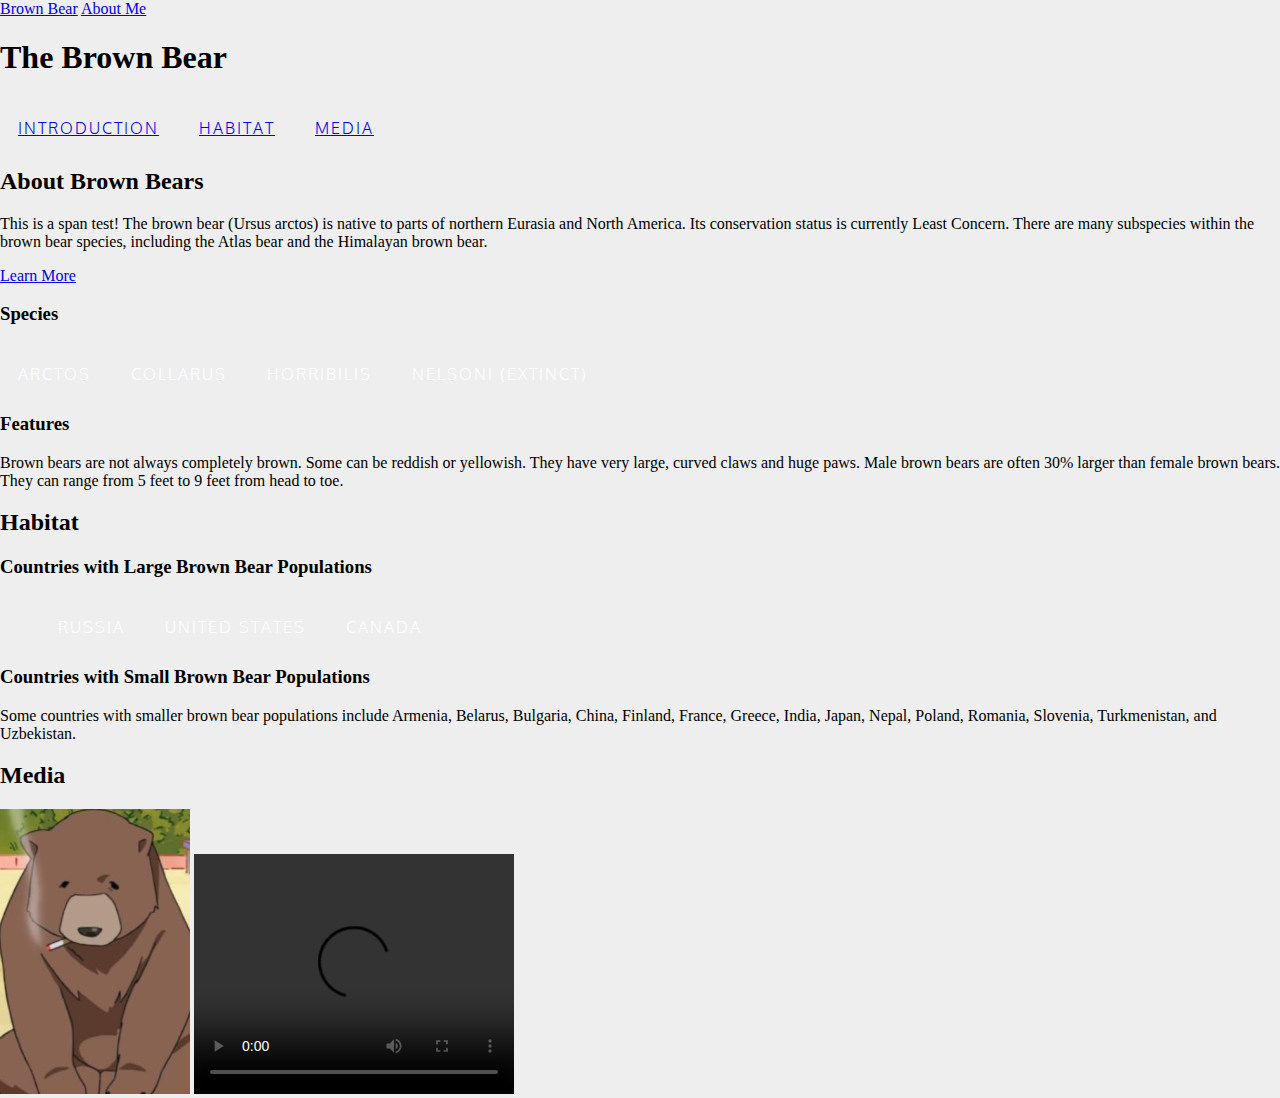
<file: index.html>
<!DOCTYPE html5>
<html>
    <head>
        <title>Example article about brown bears</title>
        <!-- metadata blocks always go into the 'head' block -->
        <meta charset="UTF-8" />
        <meta http-equiv="refresh" content="30" />
        <meta content="IE=Edge" http-equiv="X-UA-Compatible" />
        <!-- Scaling for mobile devices -->
        <meta name="viewport" content="width=device-width, initial-scale=1" />
        <link href="https://fonts.googleapis.com/css?family=Lato: 100,300,400,700|Luckiest+Guy|Oxygen:300,400" rel="stylesheet">
        <link href="style.css" type="text/css" rel="stylesheet">
    </head>
    <body>
        <a href="./index.html">Brown Bear</a>
        <a href="./aboutme.html">About Me</a>
        <h1>The Brown Bear</h1>
        <ul>
            <li><a href="#introduction">Introduction</a></li>
            <li><a href="#habitat">Habitat</a></li>
            <li><a href="#media">Media</a></li>
        </ul>
        <div id="introduction">
        <h2>About Brown Bears</h2>
        <p>
            <!-- This block doesn't do anything useful. Inlined text in a paragraph block doesn't need extra nesting -->
            <span>This is a span test!</span>
            The brown bear (Ursus arctos) is native to parts of northern Eurasia and North America. 
            Its conservation status is currently Least Concern. There are many subspecies within the 
            brown bear species, including the Atlas bear and the Himalayan brown bear.
        </p>
        <!-- Setting a '_blank' target forces the anchor element to be opened in a new tab (or a new window in browsers without tab support) -->
        <!-- NOTE: 'href' can point also to a local HTML entrypoint -->
        <a href="https://en.wikipedia.org/wiki/Brown_bear" target="_blank">Learn More</a>
        <h3>Species</h3>
            <ul>
                <li>Arctos</li>
                <li>Collarus</li>
                <li>Horribilis</li>
                <li>Nelsoni (extinct)</li>
            </ul>
        <h3>Features</h3>
        <p>
            Brown bears are not always completely brown. Some can be reddish or yellowish. They have 
            very large, curved claws and huge paws. Male brown bears are often 30% larger than female 
            brown bears. They can range from 5 feet to 9 feet from head to toe.
        </p>
        </div>
        <div id="habitat">
        <h2>Habitat</h2>
        <h3>Countries with Large Brown Bear Populations</h3>
            <ol>
                <li>Russia</li>
                <li>United States</li>
                <li>Canada</li>
            </ol>
        <h3>Countries with Small Brown Bear Populations</h3>
        <p>
            Some countries with smaller brown bear populations include Armenia, Belarus, Bulgaria, 
            China, Finland, France, Greece, India, Japan, Nepal, Poland, Romania, Slovenia, 
            Turkmenistan, and Uzbekistan.
        </p>
        </div>
        <div id="media">
        <h2>Media</h2>
        <!-- Without specifying protocols assumes local file, but URLs, etc. are also permitted -->
        <!-- NOTE: The 'alt' block helps visually impaired people, but also provides an image tag for search engines -->
        <a href="https://en.wikipedia.org/wiki/Brown_bear" target="_blank"><img src="./bear-teekyuu.jpg" alt="A picture of a smoking bear" /></a>
        <video src="https://content.codecademy.com/courses/freelance-1/unit-1/lesson-2/htmlcss1-vid_brown-bear.mp4" width="320" height="240" controls>
            Video not supported
        </video>
        </div>
    </body>
</html>
</file>
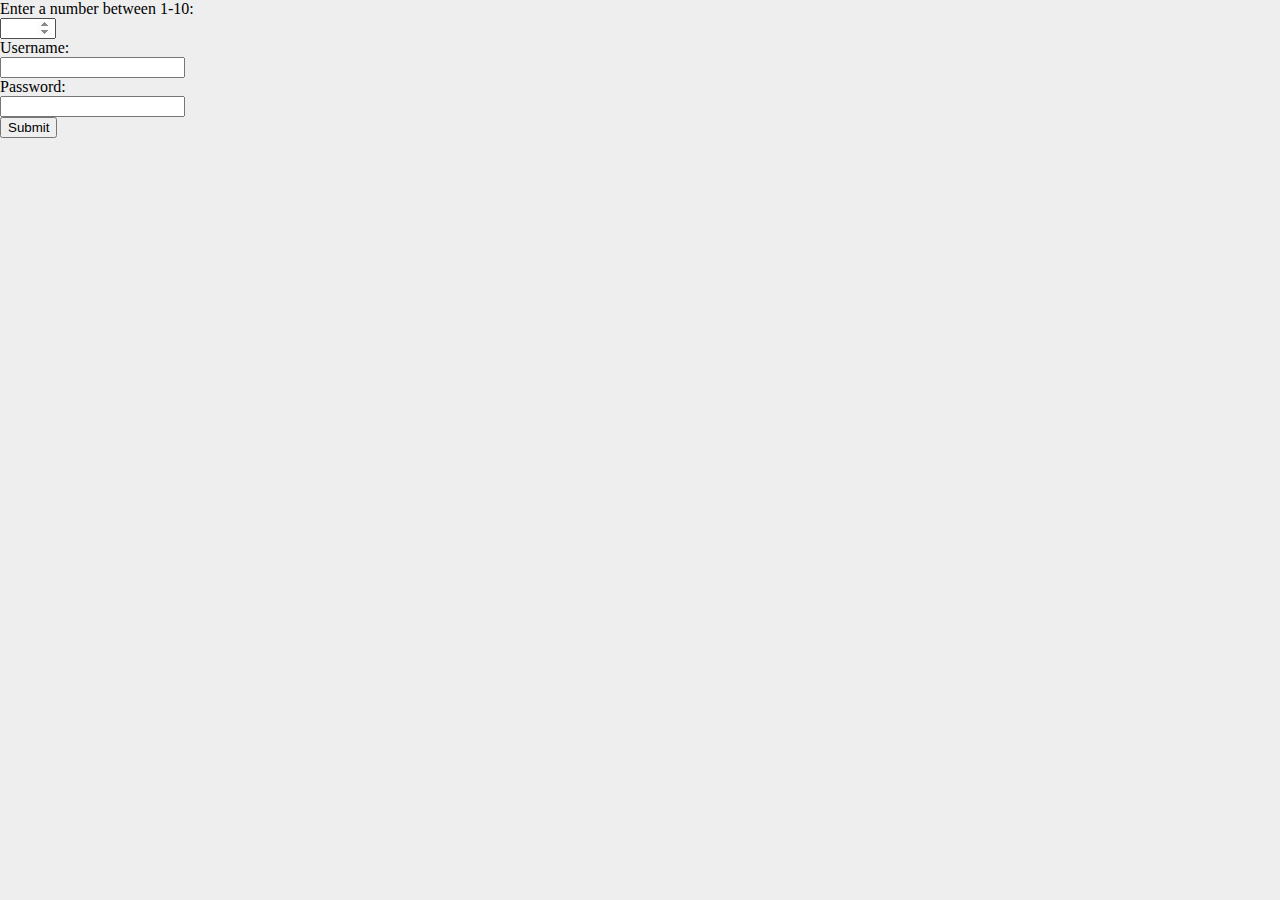
<file: index4.html>
<!DOCTYPE html>
<html lang="en" dir="ltr">
    <head>
        <meta charset="utf-8">
        <meta http-equiv="refresh" content="60" />
        <meta content="IE=Edge" http-equiv="X-UA-Compatible" />
        <!-- Scaling for mobile devices -->
        <meta name="viewport" content="width=device-width, initial-scale=1" />
        <title>Number Guessing</title>
        <link rel="stylesheet" href="style.css" type="text/css">
        <link href="https://fonts.googleapis.com/css?family=Spicy+Rice" rel="stylesheet">
    </head>
    <body>
        <script src="./index4.js"></script>
        <!-- Instead of calling an 'action' one can use 'onsubmit' to invoke nested Javascript code.
             The attribute in individual 'input' blocks is called 'onclick' -->
        <!-- NOTE: The 'onsubmit' attribute can be used to implement more extensive client-side form's field validation -->
        <form action="#" onsubmit="return validateFormOnSubmit(this)" method="get">
            <label for="guess">Enter a number between 1-10:</label>
            <br>
            <!-- Just like 'range', the 'number' input can have a min and max value -->
            <input type="number" name="guess" id="guess" min="1" max="10" required>
            <br>
            <label for="username">Username:</label>
            <br>
            <!-- 'pattern' allows setting a regex to validate an input client-side -->
            <input id="username" name="username" type="text" minlength="3" maxlength="15" pattern="[a-zA-Z0-9]+" required>
            <br>
            <label for="pw">Password:</label>
            <br>
            <input id="password" name="password" type="password" minlength="8" maxlength="15" required>
            <br>
            <input type="submit" id="submission" value="Submit">
        </form>
    </body>
</html>
</file>
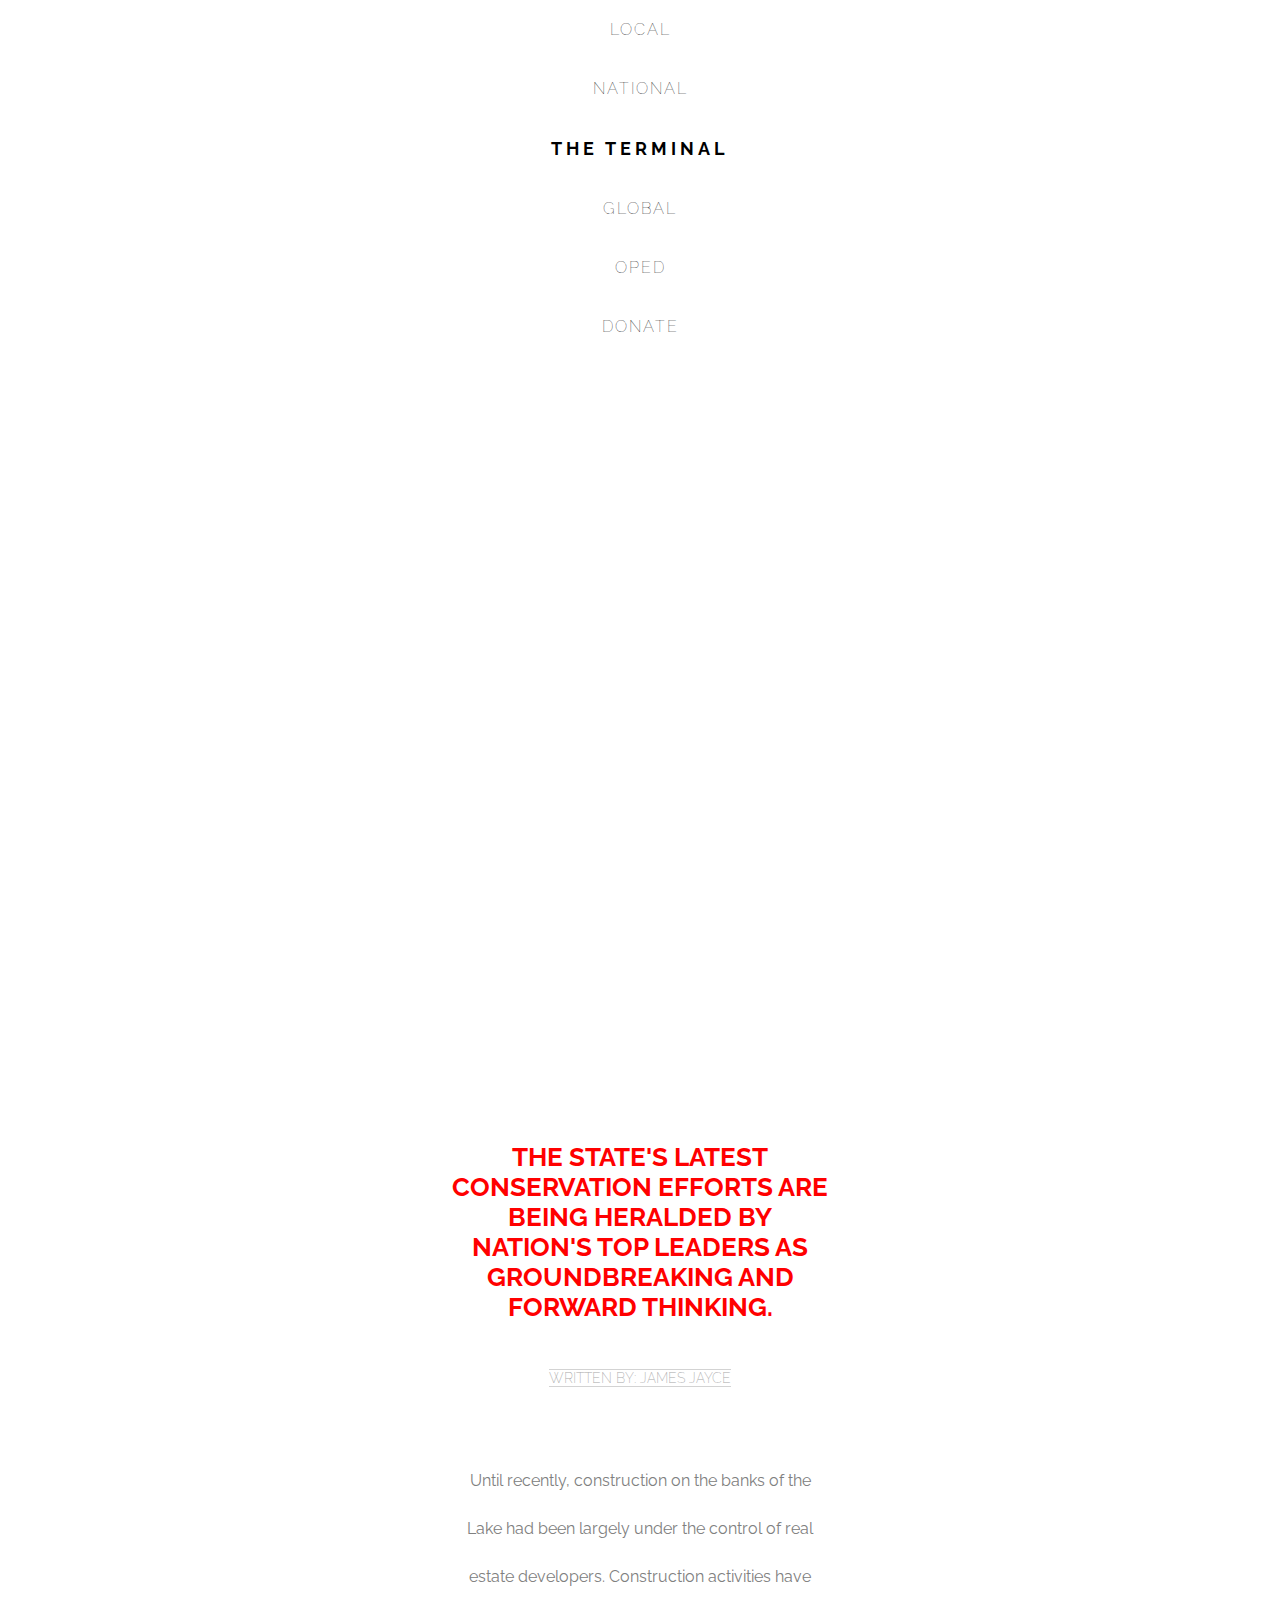
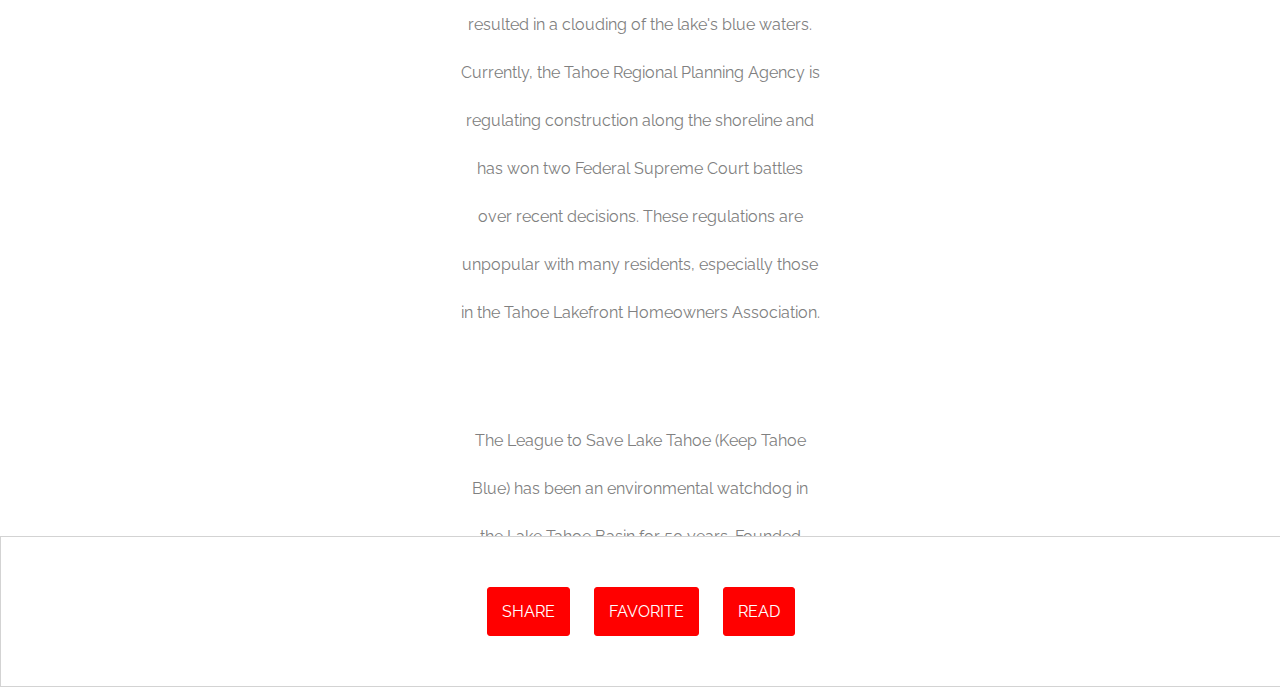
<file: learn_css/index4.html>
<!DOCTYPE html>
<html>
<head>
  <title>The Terminal - Your Source for Fact-Based News</title>
  <link href="https://fonts.googleapis.com/css?family=Amatic+SC|Raleway:100,200,600,700" rel="stylesheet">
  <link rel="stylesheet" href="style4.css">
</head>
<body>

  <nav class="navigation">
    <ul>
      <!-- TODO: Add links? -->
      <li>LOCAL</li>
      <li>NATIONAL</li>
      <li class="logo">THE TERMINAL</li>
      <li>GLOBAL</li>
      <li>OPED</li>
      <li class="donate">DONATE</li>
    </ul>
  </nav>

  <!-- NOTE: All elements are nested in each other and their position is defined relatively to the parent element -->
  <div id="banner">
    <div class="content">
      <h1>Conservation Efforts at Lake Tahoe Being Praised by Nation's Leaders</h1>
    </div>
  </div>

  <div id="main" class="content">
    <h3>THE STATE'S LATEST CONSERVATION EFFORTS ARE BEING HERALDED BY NATION'S TOP LEADERS AS GROUNDBREAKING AND FORWARD THINKING.</h3>
    <span class="byline">WRITTEN BY: JAMES JAYCE</span>
    <p>
        Until recently, construction on the banks of the Lake had been largely under the control of real estate developers. Construction activities
        have resulted in a clouding of the lake's blue waters. Currently, the Tahoe Regional Planning Agency is regulating construction along the 
        shoreline and has won two Federal Supreme Court battles over recent decisions. These regulations are unpopular with many residents, especially 
        those in the Tahoe Lakefront Homeowners Association.
    </p>

    <p>
        The League to Save Lake Tahoe (Keep Tahoe Blue) has been an environmental watchdog in the Lake Tahoe Basin for 50 years. Founded when a proposal 
        to build a four-lane highway around the lake (with a bridge over the entrance to Emerald Bay) was proposed in 1957, the League has thwarted 
        poorly designed development projects and environmentally unsound planning. The League embraces responsible and diversified use of the Lake's 
        resources while protecting and restoring its natural attributes.
    </p>

    <div class="pull-quote">
      <h2>"THE LEAGUE EMBRACES RESPONSIBLE AND DIVERSIFIED USE OF THE LAKE'S RESOURCES WHILE PROTECTING AND RESTORING ITS NATURAL ATTRIBUTES"</h2>
    </div>

    <p>
        Since 1980, the Lake Tahoe Interagency Monitoring Program (LTIMP) has been measuring stream discharge and concentrations of nutrients and 
        sediment in up to 10 tributary streams in the Lake Tahoe Basin, California-Nevada. The objectives of the LTIMP are to acquire and disseminate 
        the water quality information necessary to support science-based environmental planning and decision making in the basin. The LTIMP is a 
        cooperative program with support from 12 federal and state agencies with interests in the Tahoe Basin. This data set, together with more 
        recently acquired data on urban runoff water quality, is being used by the Lahontan Regional Water Quality Control Board to develop a program 
        (mandated by the Clean Water Act) to limit the flux of nutrients and fine sediment to the Lake.
    </p>

    <p>
        UC Davis remains a primary steward of the lake. The UC Davis Tahoe Environmental Research Center is dedicated to research, education and public 
        outreach, and to providing objective scientific information for restoration and sustainable use of the Lake Tahoe Basin. Each year, it produces 
        a well-publicized "State of the Lake" assessment report.
    </p>
  </div>

  <div class="share">
    <a href="#">SHARE</a>
    <a href="#">FAVORITE</a>
    <a href="#">READ</a>
  </div>

</body>
</html>
</file>
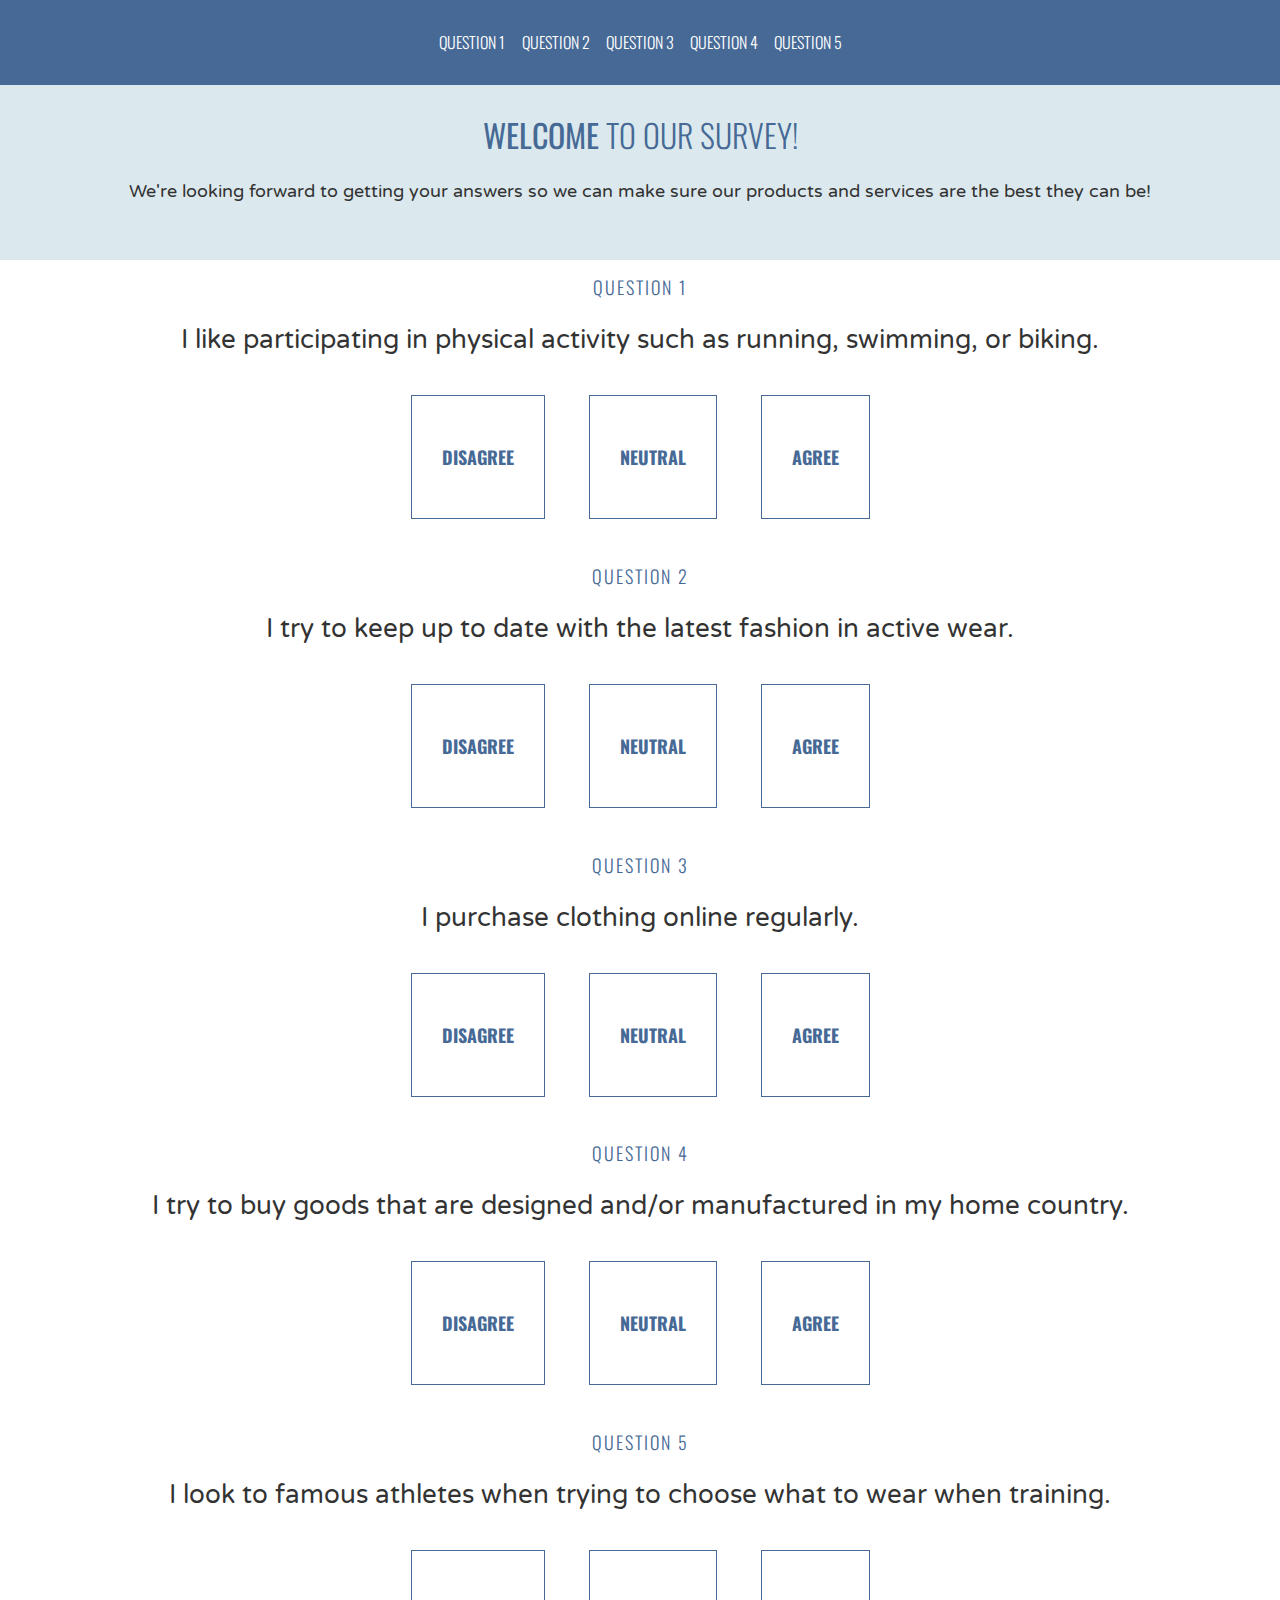
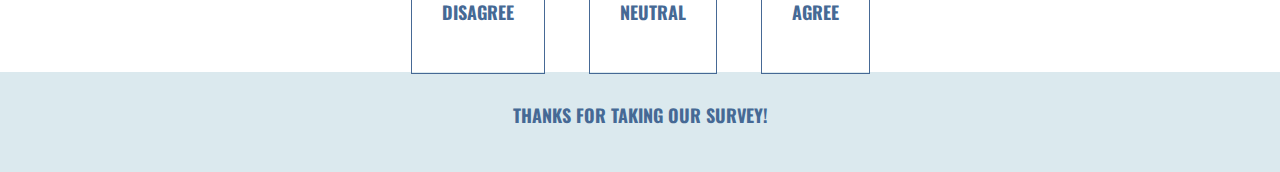
<file: learn_css/index6.html>
<!DOCTYPE html>
<html>
    <head>
        <title>Please Participate in Our Survey!</title>
        <link href="https://fonts.googleapis.com/css?family=Oswald:300,700|Varela+Round" rel="stylesheet">
        <link rel="stylesheet" href="style6.css">
    </head>
    <body>
        <header>
            <ul>
                <!-- TODO: Add 'a' action links to individual question blocks -->
                <li>Question 1</li>
                <li>Question 2</li>
                <li>Question 3</li>
                <li>Question 4</li>
                <li>Question 5</li>
            </ul>
        </header>
    
        <div class="welcome">
            <h1><strong>Welcome</strong> to our survey!</h1>
            <p>We're looking forward to getting your answers so we can make sure our products and services are the best they can be!</p>
        </div>

        <div class="question">
            <h4>Question 1</h4>
            <h2>I like participating in physical activity such as running, swimming, or biking.</h2>

            <div class="answer">
                <h3>Disagree</h3>
            </div>

            <div class="answer">
                <h3>Neutral</h3>
            </div>

            <div class="answer">
                <h3>Agree</h3>
            </div>
        </div>

        <div class="question">
            <h4>Question 2</h4>
            <h2>I try to keep up to date with the latest fashion in active wear.</h2>

            <div class="answer">
                <h3>Disagree</h3>
            </div>

            <div class="answer">
                <h3>Neutral</h3>
            </div>

            <div class="answer">
                <h3>Agree</h3>
            </div>
        </div>

        <div class="question">
            <h4>Question 3</h4>
            <h2>I purchase clothing online regularly.</h2>

            <div class="answer">
                <h3>Disagree</h3>
            </div>

            <div class="answer">
                <h3>Neutral</h3>
            </div>

            <div class="answer">
                <h3>Agree</h3>
            </div>
        </div>

        <div class="question">
            <h4>Question 4</h4>
            <h2>I try to buy goods that are designed and/or manufactured in my home country.</h2>

            <div class="answer">
                <h3>Disagree</h3>
            </div>

            <div class="answer">
                <h3>Neutral</h3>
            </div>

            <div class="answer">
                <h3>Agree</h3>
            </div>
        </div>

        <div class="question">
            <h4>Question 5</h4>
            <h2>I look to famous athletes when trying to choose what to wear when training.</h2>

            <div class="answer">
                <h3>Disagree</h3>
            </div>

            <div class="answer">
                <h3>Neutral</h3>
            </div>

            <div class="answer">
                <h3>Agree</h3>
            </div>
        </div>
        <footer>
            <h3>Thanks for taking our survey!</h3>
        </footer>
    </body>
</html>
</file>
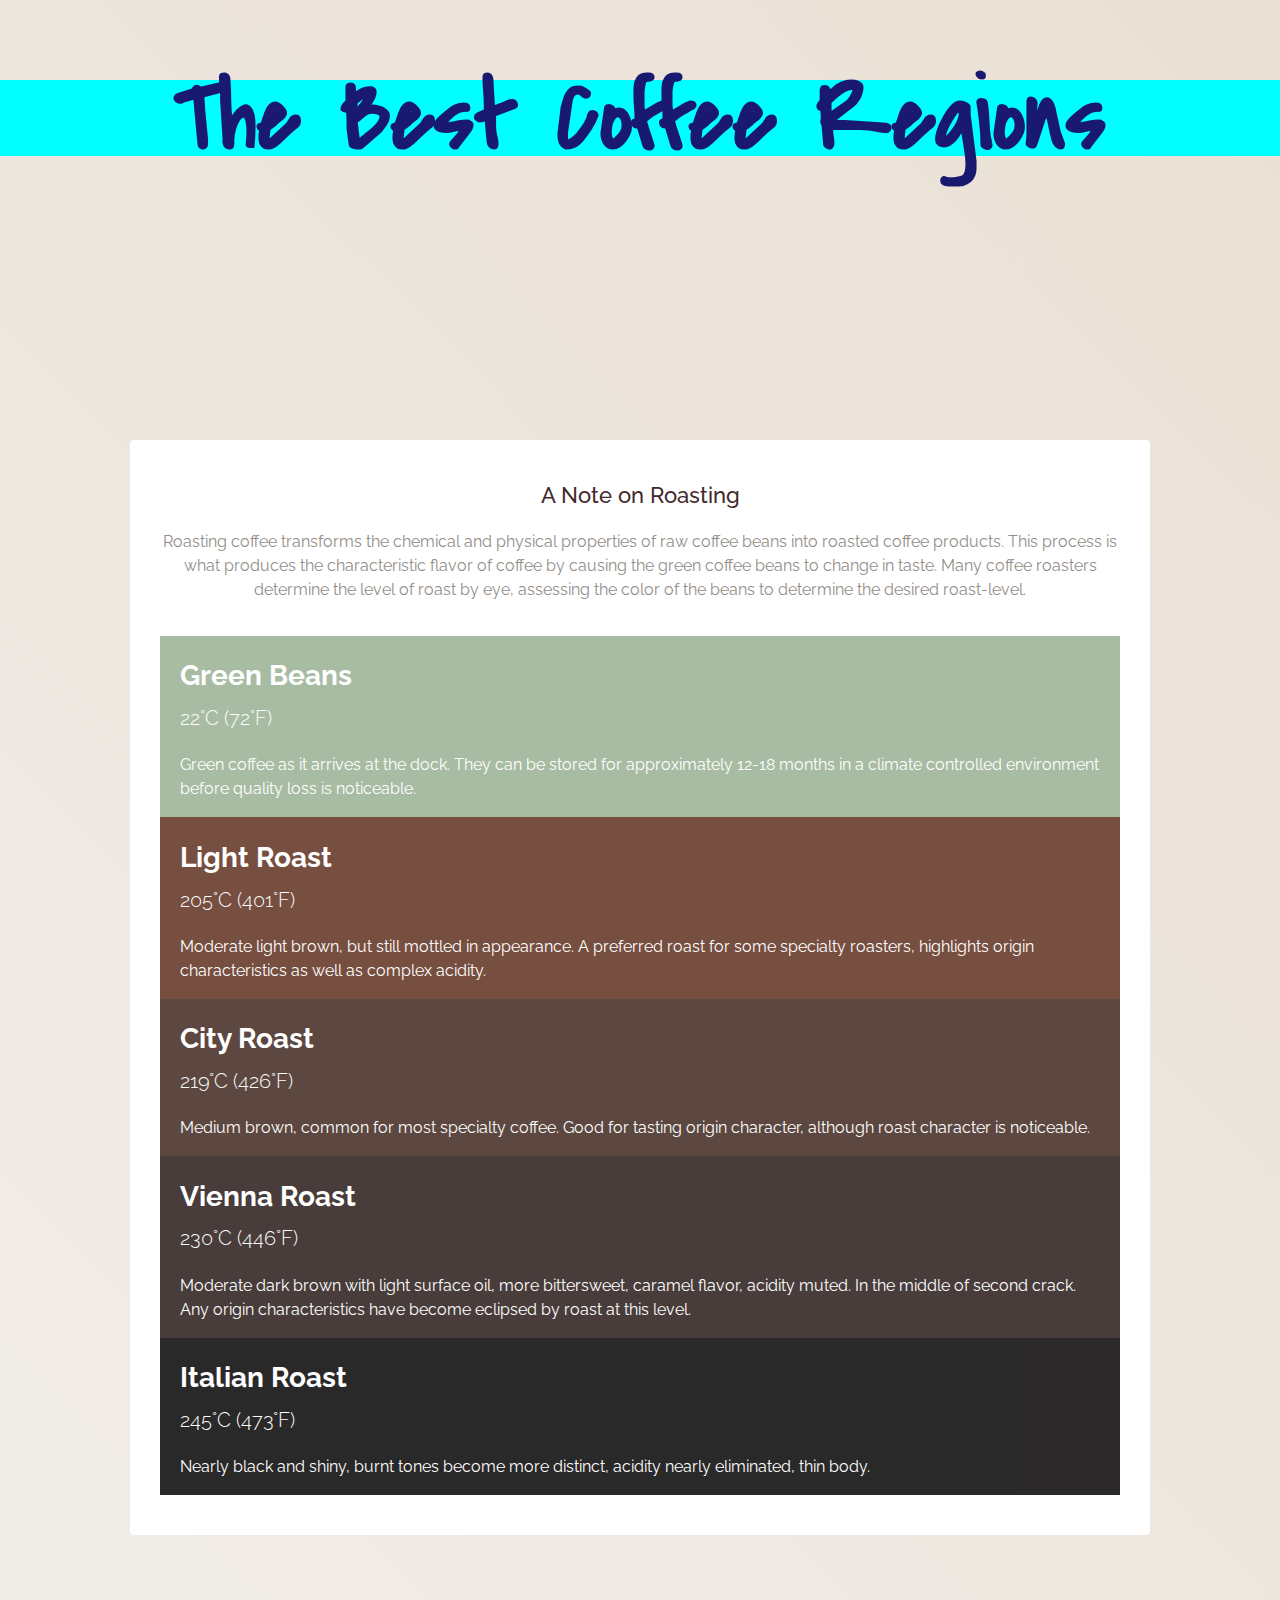
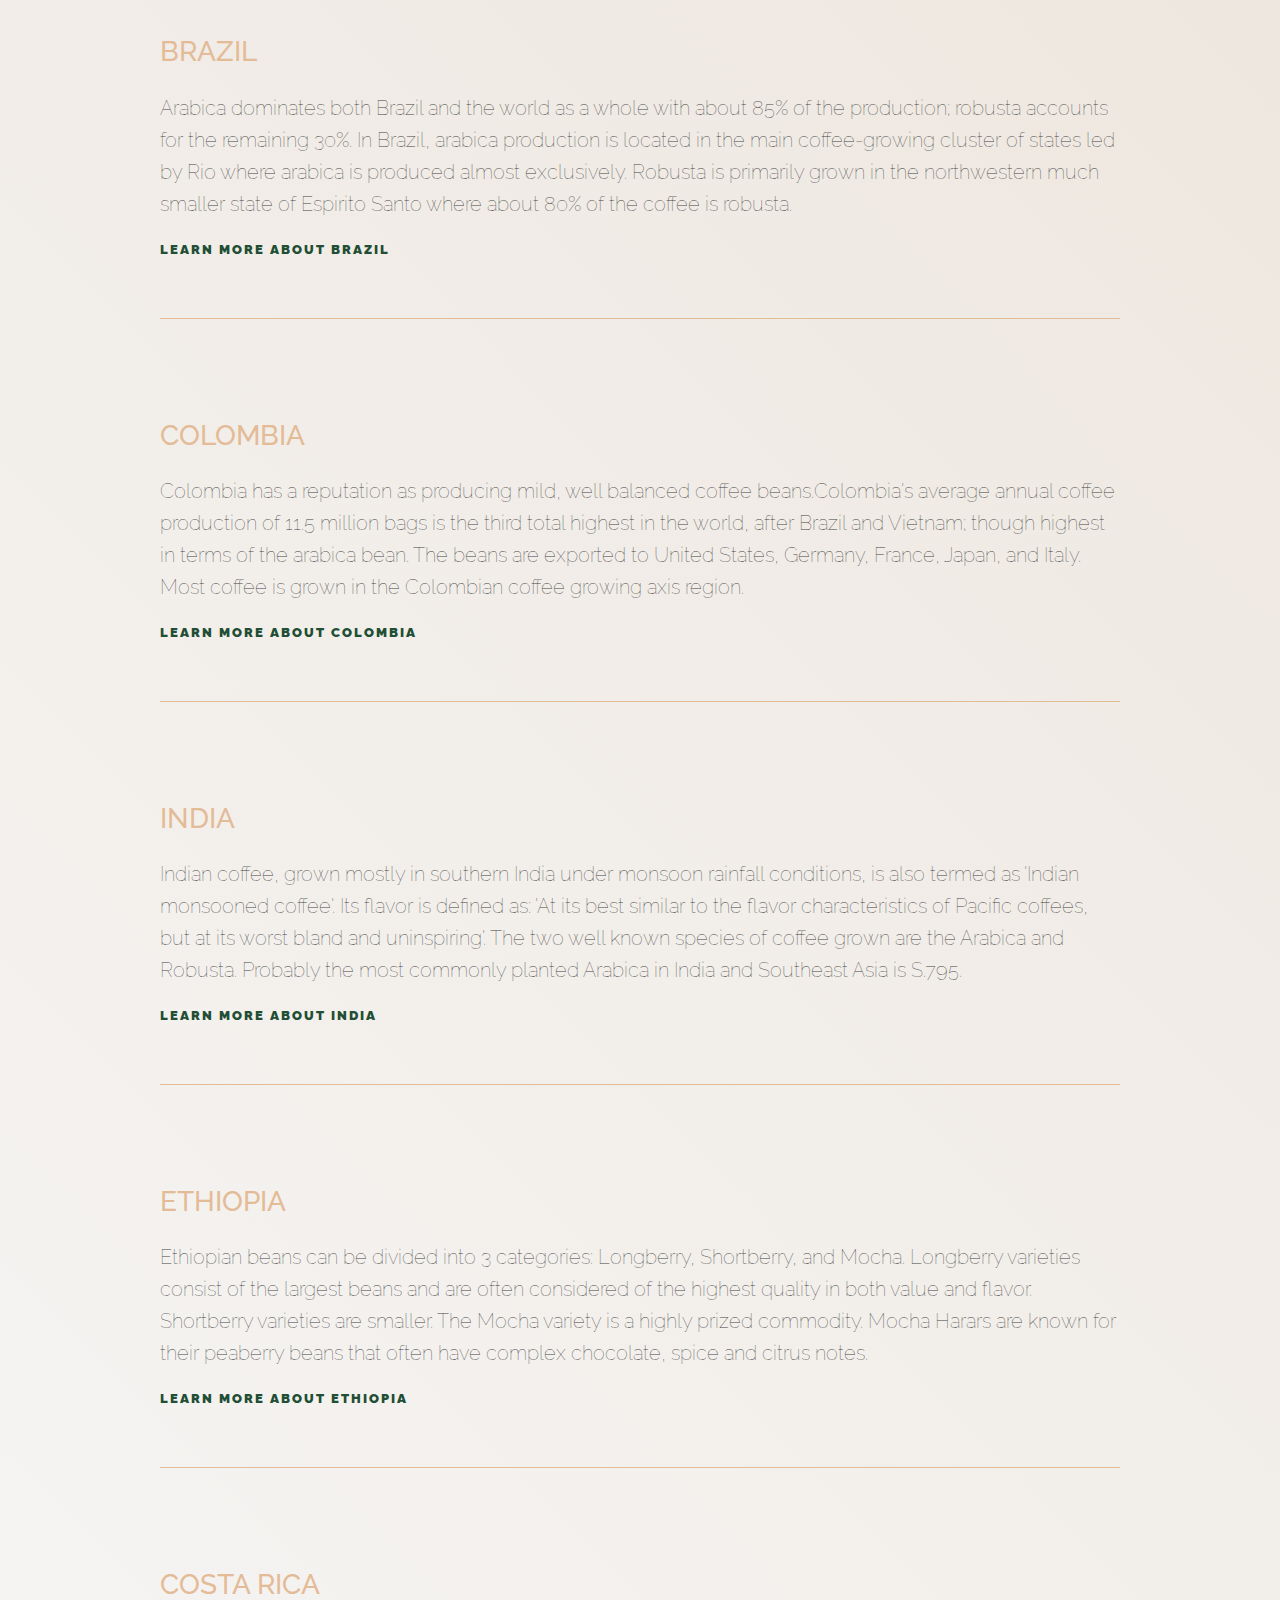
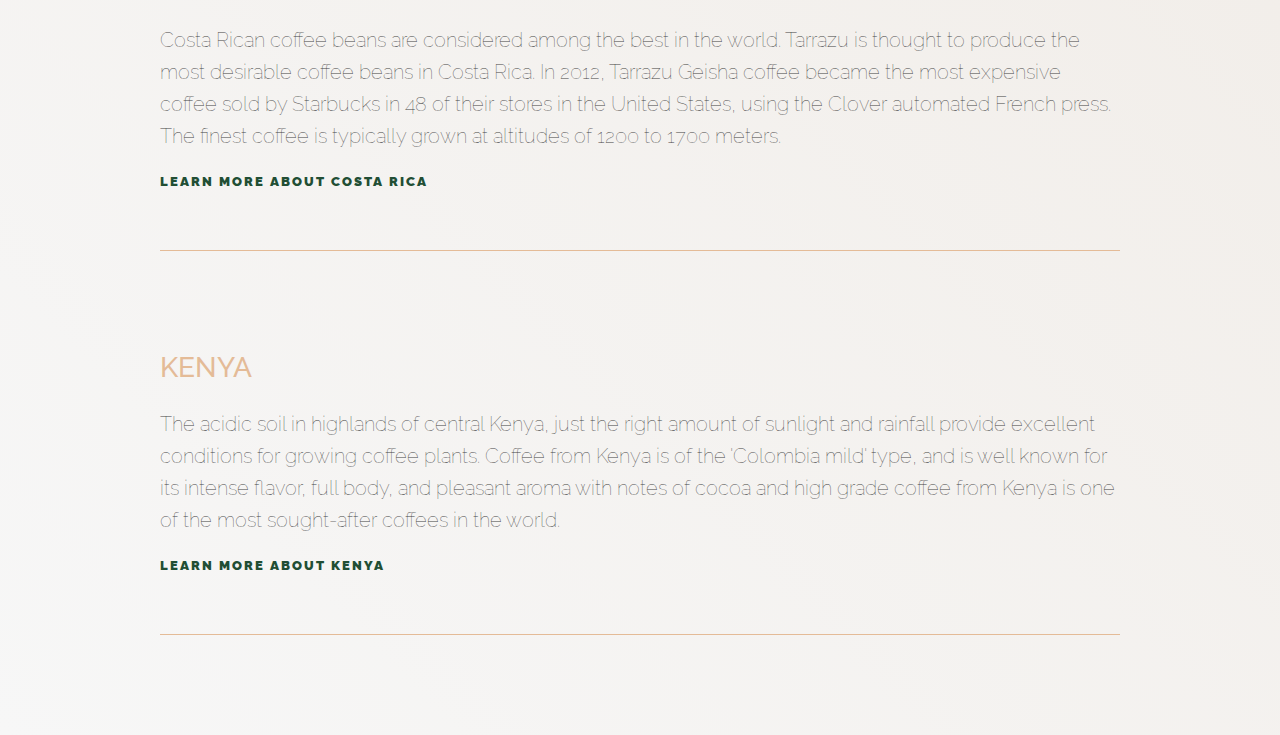
<file: learn_css/index7.html>
<!DOCTYPE html>
<html>
    <head>
        <title>The Best Coffee - By Region</title>
        <link href='https://fonts.googleapis.com/css?family=Covered+By+Your+Grace|Raleway:100,500,600,800' rel='stylesheet'>
        <link rel='stylesheet' href='style7.css'>
    </head>
    <body>
        <div class='header'>
            <h1>The Best Coffee Regions</h1>
        </div>

        <div class='roasting'>
            <h3>A Note on Roasting</h3>
            <p>
                Roasting coffee transforms the chemical and physical properties of raw coffee beans into roasted coffee products. This process is what 
                produces the characteristic flavor of coffee by causing the green coffee beans to change in taste. Many coffee roasters determine the 
                level of roast by eye, assessing the color of the beans to determine the desired roast-level.
            </p>
            <br>
            <div class='spectrum'>
                <div class='green'>
                    <h4>Green Beans</h4>
                    <h5>22&degC (72&degF)</h5>
                    <p>
                        Green coffee as it arrives at the dock. They can be stored for approximately 12-18 months in a climate controlled environment 
                        before quality loss is noticeable.
                    </p>
                </div>
                <div class='light'>
                    <h4>Light Roast</h4>
                    <h5>205&degC (401&degF)</h5>
                    <p>
                        Moderate light brown, but still mottled in appearance. A preferred roast for some specialty roasters, highlights origin 
                        characteristics as well as complex acidity.
                    </p>
                </div>
                <div class='city'>
                    <h4>City Roast</h4>
                    <h5>219&degC (426&degF)</h5>
                    <p>Medium brown, common for most specialty coffee. Good for tasting origin character, although roast character is noticeable.</p>
                </div>
                <div class='vienna'>
                    <h4>Vienna Roast</h4>
                    <h5>230&degC (446&degF)</h5>
                    <p>
                        Moderate dark brown with light surface oil, more bittersweet, caramel flavor, acidity muted. In the middle of second crack. Any 
                        origin characteristics have become eclipsed by roast at this level.
                    </p>
                </div>
                <div class='italian'>
                    <h4>Italian Roast</h4>
                    <h5>245&degC (473&degF)</h5>
                    <p>Nearly black and shiny, burnt tones become more distinct, acidity nearly eliminated, thin body.</p>
                </div>
            </div>
        </div>

        <ul>
            <li>
                <h2>Brazil</h2>
                <p>
                    Arabica dominates both Brazil and the world as a whole with about 85% of the production; robusta accounts for the remaining 30%. In 
                    Brazil, arabica production is located in the main coffee-growing cluster of states led by Rio where arabica is produced almost 
                    exclusively. Robusta is primarily grown in the northwestern much smaller state of Espirito Santo where about 80% of the coffee is 
                    robusta.
                </p>
                <a href='#'>Learn More about Brazil</a>
            </li>
            <li>
                <h2>Colombia</h2>
                <p>
                    Colombia has a reputation as producing mild, well balanced coffee beans.Colombia's average annual coffee production of 11.5 million 
                    bags is the third total highest in the world, after Brazil and Vietnam; though highest in terms of the arabica bean. The beans are 
                    exported to United States, Germany, France, Japan, and Italy. Most coffee is grown in the Colombian coffee growing axis region.
                </p>
                <a href='#'>Learn More about Colombia</a>
            </li>
            <li>
                <h2>India</h2>
                <p>
                    Indian coffee, grown mostly in southern India under monsoon rainfall conditions, is also termed as 'Indian monsooned coffee'. Its 
                    flavor is defined as: 'At its best similar to the flavor characteristics of Pacific coffees, but at its worst bland and uninspiring'. 
                    The two well known species of coffee grown are the Arabica and Robusta. Probably the most commonly planted Arabica in India and 
                    Southeast Asia is S.795.
                </p>
                <a href='#'>Learn More about India</a>
            </li>
            <li>
                <h2>Ethiopia</h2>
                <p>
                    Ethiopian beans can be divided into 3 categories: Longberry, Shortberry, and Mocha. Longberry varieties consist of the largest beans 
                    and are often considered of the highest quality in both value and flavor. Shortberry varieties are smaller. The Mocha variety is a 
                    highly prized commodity. Mocha Harars are known for their peaberry beans that often have complex chocolate, spice and citrus notes.
                </p>
                <a href='#'>Learn More about Ethiopia</a>
            </li>
            <li>
                <h2>Costa Rica</h2>
                <p>
                    Costa Rican coffee beans are considered among the best in the world. Tarrazu is thought to produce the most desirable coffee beans in 
                    Costa Rica. In 2012, Tarrazu Geisha coffee became the most expensive coffee sold by Starbucks in 48 of their stores in the United 
                    States, using the Clover automated French press. The finest coffee is typically grown at altitudes of 1200 to 1700 meters.
                </p>
                <a href='#'>Learn More about Costa Rica</a>
            </li>
            <li>
                <h2>Kenya</h2>
                <p>
                    The acidic soil in highlands of central Kenya, just the right amount of sunlight and rainfall provide excellent conditions for 
                    growing coffee plants. Coffee from Kenya is of the 'Colombia mild' type, and is well known for its intense flavor, full body, and 
                    pleasant aroma with notes of cocoa and high grade coffee from Kenya is one of the most sought-after coffees in the world.
                </p>
                <a href='#'>Learn More about Kenya</a>
            </li>
        </ul>
    </body>
</html>
</file>
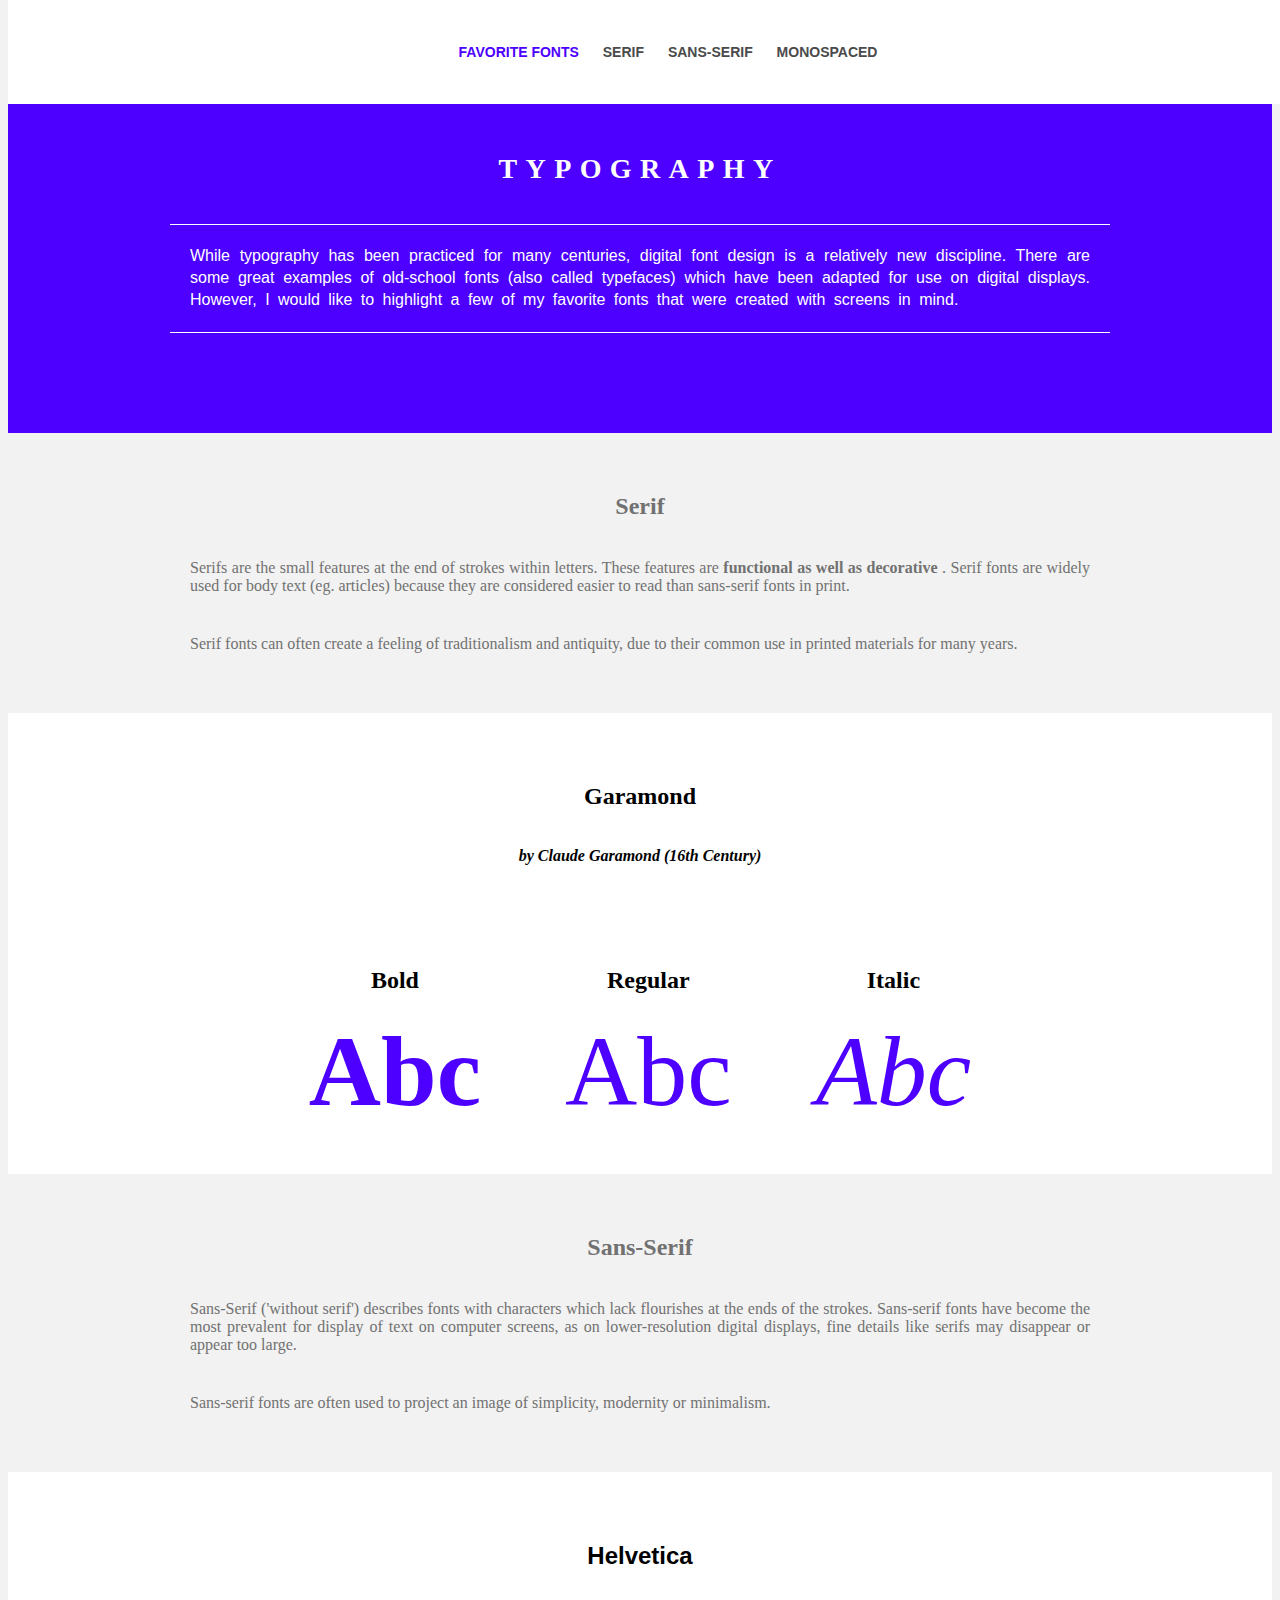
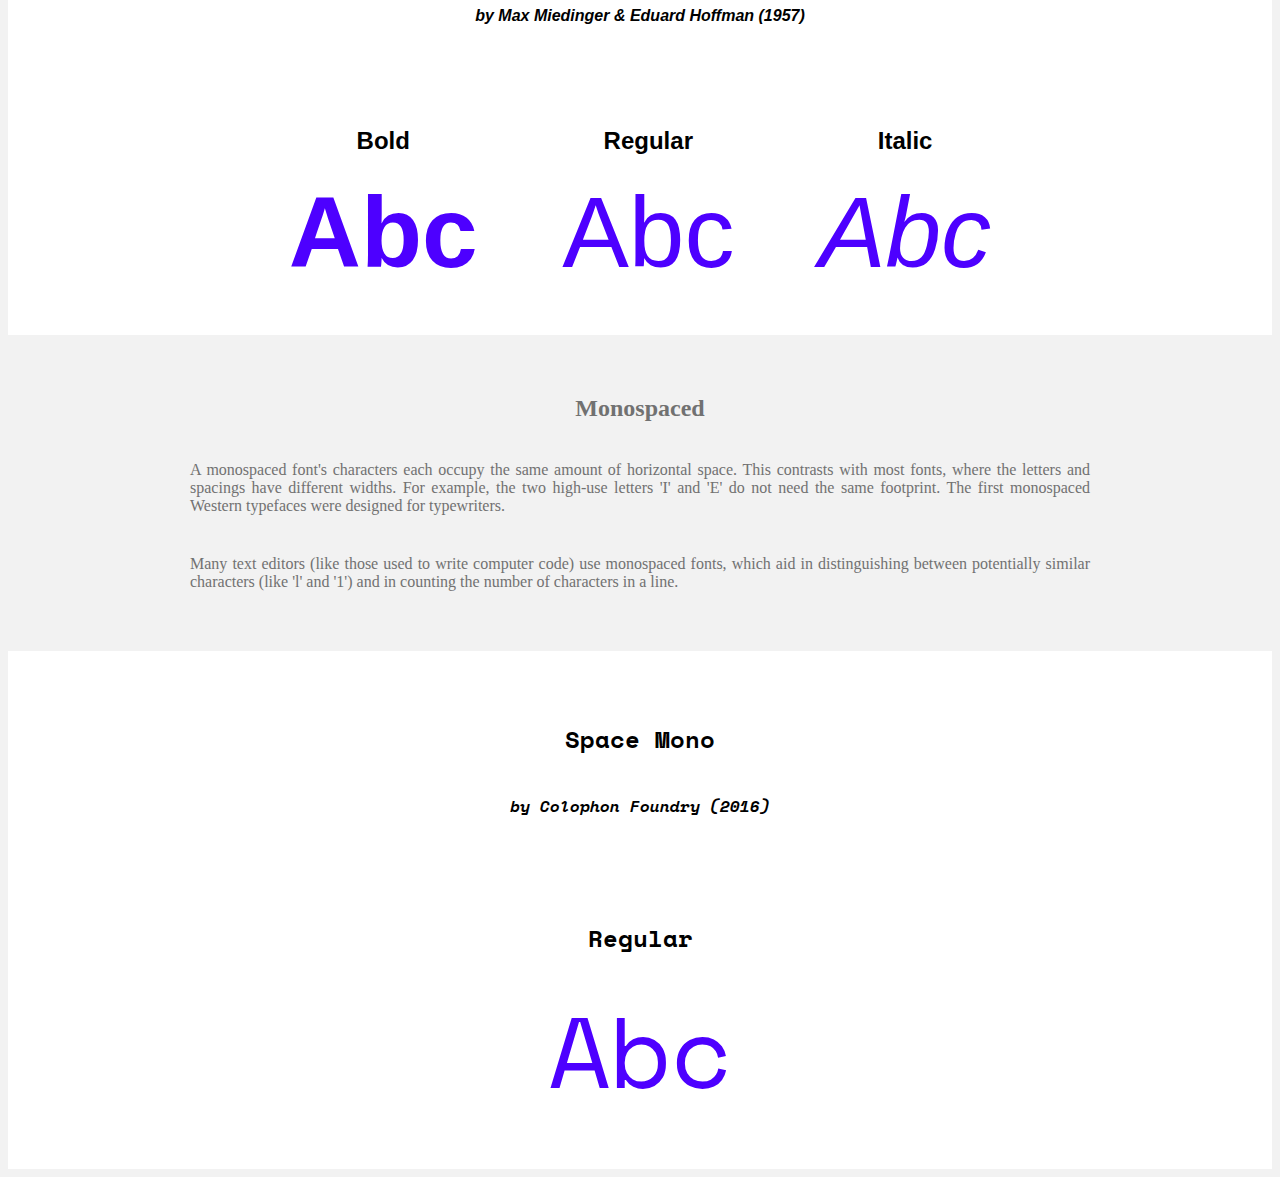
<file: learn_css/index8.html>
<!DOCTYPE html>
<html>
    <head>
        <title>Typography Blog</title>
        <!-- <link rel='stylesheet' href='reset.css'> -->
        <link rel='stylesheet' href='style8.css'>  
        <link href="https://fonts.googleapis.com/css2?family=Space+Mono&display=swap" rel="stylesheet">
    </head>
    <body>
        <!-- Header -->
        <nav class='header'>
            <ul>
                <li><a class='home' href='#top'>FAVORITE FONTS</a></li>
                <li><a class='pagelink' href='#serif'>SERIF</a></li>
                <li><a class='pagelink' href='#sans'>SANS-SERIF</a></li>
                <li><a class='pagelink' href='#mono'>MONOSPACED</a></li>
            </ul>
        </nav>

        <!-- Banner Section -->
        <div class='banner'>
            <h1>Typography</h1>
            <p>
                While typography has been practiced for many centuries, digital font design is a relatively new discipline. There are some great examples 
                of old-school fonts (also called typefaces) which have been adapted for use on digital displays. However, I would like to highlight a few 
                of my favorite fonts that were created with screens in mind.
            </p>
        </div>

        <!-- Serif Section -->
        <div id='serif'>
            <!-- Editorial Section - Serif -->
            <div class='editorial'>
                <h2>Serif</h2>
                <p>
                    Serifs are the small features at the end of strokes within letters. These features are <strong>functional as well as decorative
                    </strong>. Serif fonts are widely used for body text (eg. articles) because they are considered easier to read than sans-serif fonts 
                    in print.
                </p>
                <p>
                    Serif fonts can often create a feeling of traditionalism and antiquity, due to their common use in printed materials for many years.
                </p>
            </div>

            <!-- Font Card - Serif -->
            <div class='font-card garamond'>
                <h2>Garamond</h2>
                <h5 class='creator'>by Claude Garamond (16th Century)</h5>
                <span class='sample'>
                    <h2>Bold</h2>
                    <span class='bold text'>Abc</span>
                </span>
                <span class='sample'>
                    <h2>Regular</h2>
                    <span class='regular text'>Abc</span>
                </span>
                <span class='sample'>
                    <h2>Italic</h2>
                    <span class='italic text'>Abc</span>
                </span>
            </div>
        </div>

        <!-- Sans-Serif Section -->
        <div id='sans'>
            <!-- Editorial Section - Sans-Serif -->
            <div class='editorial'>
            <h2>Sans-Serif</h2>
            <p>
                Sans-Serif ('without serif') describes fonts with characters which lack flourishes at the ends of the strokes. Sans-serif fonts have become 
                the most prevalent for display of text on computer screens, as on lower-resolution digital displays, fine details like serifs may disappear 
                or appear too large.
            </p>
            <p>Sans-serif fonts are often used to project an image of simplicity, modernity or minimalism.</p>
            </div>

            <!-- Font Card - Sans-Serif -->
            <div class='font-card helvetica'>
            <h2>Helvetica</h2>
            <h5 class='creator'>by Max Miedinger & Eduard Hoffman (1957)</h5>
                <span class='sample'>
                    <h2>Bold</h2>
                    <span class='bold text'>Abc</span>
                </span>
                <span class='sample'>
                    <h2>Regular</h2>
                    <span class='regular text'>Abc</span>
                </span>
                <span class='sample'>
                    <h2>Italic</h2>
                    <span class='italic text'>Abc</span>
                </span>
            </div>
        </div>

        <!-- Monospaced Section -->
        <div id='mono'>
            <!-- Editorial - Monospaced -->
            <div class='editorial'>
                <h2>Monospaced</h2>
                <p>
                    A monospaced font's characters each occupy the same amount of horizontal space. This contrasts with most fonts, where the letters and 
                    spacings have different widths. For example, the two high-use letters 'I' and 'E' do not need the same footprint. The first monospaced 
                    Western typefaces were designed for typewriters.
                </p>
                <p>
                    Many text editors (like those used to write computer code) use monospaced fonts, which aid in distinguishing between potentially similar 
                    characters (like 'l' and '1') and in counting the number of characters in a line.
                </p>
            </div>

            <!-- Font Card - Monospaced -->
            <div class='font-card space'>
                <h2>Space Mono</h2>
                <h5 class='creator'>by Colophon Foundry (2016)</h5>
                <span class='sample'>
                    <h2>Regular</h2>
                    <span class='regular text'>Abc</span>
                </span>
            </div>
        </div>
    </body>
</html>
</file>
<file: style.css>
body {
    background: #EEE;
    margin: 0;
    padding: 0;
  }
  
  /* Navigation */
  
  /* NOTE: '.' targets blocks with the 'class' attribute containing the corresponding string */
  .navigation {
    box-sizing: border-box;
    background-color: #3587A4;
    overflow: auto;
    padding: 18px 50px;
    position: relative;
    top: 0;
    width: 100%;
    z-index: 999;
  }
  
  ul {
    padding: 0;
    margin: 0;
  }
  
  li {
    color: #FFF;
    display: inline-block;
    font-family: 'Oxygen', sans-serif;
    font-weight: 300;
    letter-spacing: 2px;
    margin: 0;
    padding: 20px 18px 10px 18px;
    text-transform: uppercase;
  }
  
  .active {
    color: #88CCF1;
  }
  
  /* Table */
  
  table {
    height: 40%;
    left: 10%;
    margin: 20px auto;
    overflow-y: scroll;
    position: static;
    width: 80%;
  }
  
  /* Targets 'th' blocks INSIDE 'thead' blocks only */
  thead th {
    background: #88CCF1;
    color: #FFF;
    font-family: 'Lato', sans-serif;
    font-size: 18px;
    font-weight: 100;
    letter-spacing: 2px;
    text-transform: uppercase;
  }
  
  tr {
    background: #f4f7f8;
    border-bottom: 1px solid #FFF;
    margin-bottom: 5px;
  }
  
  /* Targets both 'th' and 'td' blocks, regardless where they're located */
  th, td {
    font-family: 'Lato', sans-serif;
    font-size: 18px;
    font-weight: 400;
    padding: 20px;
    text-align: left;
    width: 33.3333%;
  }
  
  .search {
    background-color: #FFF;
    border: 1px solid #DDD;
    border-radius: 3px;
    color: #AAA;
    padding: 20px;
    margin: 50px auto 0px auto;
    width: 77%;
  }
</file>
<file: learn_css/style6.css>
body {
    background-color: #FFF;
    margin: 0 auto;
}

/*
    'z-index' defines an artificial Z-axis hierarchy of how elements are rendered in the browser
*/
header {
    background-color: #466995;
    border-bottom: 1px solid #466995;
    position: fixed;
    width: 100%;
    z-index: 10;
}

ul {
    margin: 30px auto;
    padding: 0 20px;
    text-align: center;
}

/*
    display
    - inline - elements like 'strong' and 'em' which are inlined in other elements like 'p'
    - inline-block - allows elements to align side-by-side without overlapping
    - block - default, elements align vertically
*/
li {
    color: #FFF;
    font-family: 'Oswald', sans-serif;
    font-size: 16px;
    font-weight: 300;
    text-transform: uppercase;
    display: inline-block;
    width: 80px;
}

li:hover {
    color: #DBE9EE;
}

h1 {
    color: #466995;
    font-family: 'Oswald', sans-serif;
    font-size: 32px;
    font-weight: 300;
    text-transform: uppercase;
}

h2 {
    color: #333;
    font-family: 'Varela Round', sans-serif;
    font-size: 26px;
    font-weight: 100;
    margin: 0 auto 20px auto;
}

h3 {
    color: #466995;
    font-family: 'Oswald', sans-serif;
    font-size: 18px;
    text-align: center;
    font-weight: 700;
    text-transform: uppercase;
    padding: 30px;
}

h4 {
    color: #466995;
    font-family: 'Oswald', sans-serif;
    font-size: 18px;
    font-weight: 300;
    letter-spacing: 2px;
    text-align: center;
    text-transform: uppercase;
}

p {
    color: #333;
    font-family: 'Varela Round', sans-serif;
    font-size: 18px;
}

footer {
    background-color: #DBE9EE;
    text-align: center;
    height: 100px;
}

/*
    position
    - static - default setting
    - relative - statically defined via additional fields, relative to the preceding element
    - absolute - element's position relates only to the whole document
    - sticky - follows current viewport
    - fixed - similar to 'sticky', but positions element relative to the whole document
*/
.welcome {
    background-color: #DBE9EE;
    box-sizing: border-box;
    padding: 40px;
    text-align: center;
    width: 100%;
    position: relative;
    top: 50px;
}

/*
    'clear' clears past 'float' element relationship. Here, it doesn't do anything.
*/
.question {
    text-align: center;
    position: relative;
    top: 40px;
    clear: left;
}

.answer {
    border: 1px solid #466995;
    margin: 20px;
    display: inline-block;
}

.answer:hover {
    background: #C0D6DF;
    color: #FFF;
}
</file>
<file: learn_css/style7.css>
body {
    padding: 0;
    margin: 0;
    background: #F7F7F7;
    /* Old browsers */
    background: -moz-linear-gradient(45deg, #F7F7F7 0%, #EAE0D5 100%);
    /* FF3.6-15 */
    background: -webkit-linear-gradient(45deg, #F7F7F7 0%, #EAE0D5 100%);
    /* Chrome10-25,Safari5.1-6 */
    background: linear-gradient(45deg, #F7F7F7 0%, #EAE0D5 100%);
}

/** Header styles **/
.header {
    background-image: url(https://images.unsplash.com/photo-1455267847942-f4fdb784f0c5?dpr=1&auto=format&crop=entropy&fit=crop&w=1500&h=1000&q=80&cs=tinysrgb);
    height: 400px;
    background-position: center center;
}

.roasting {
    margin: 40px auto;
    padding: 20px 30px 40px 30px;
    background-color: #FFFFFF;
    overflow: auto;
    width: 75%;
    border-radius: 4px;
    align-self: center;
}

.roasting p {
    color: #938E89;
    text-align: center;
    line-height: 24px;
    font-family: 'Raleway', sans-serif;
    font-size: 16px;
    font-weight: 400;
}

.spectrum div {
    font: inherit;
    padding: 0 20px;
    color: #FFFFFF;
    overflow: auto;
    opacity: 0.9;
}

.spectrum p {
    color: #FFFFFF;
    text-align: left;
}

/* Roast types */
/* NOTE: RGB can be converted into HEX: R * G * B => convert decimal to hex value */
.green {
  background-color: #9EB599;
}

.light {
  background-color: #683C2C;
}

.city {
  background-color: #4C352D;
}

.vienna {
  background-color: #352926;
}

.italian {
    background-color: #141212;
}

/* Typography */
h1 {
    color: midnightblue;
    background-color: aqua;
    font-family: 'Covered By Your Grace', sans-serif;
    font-size: 100px;
    line-height: 76px;
    margin: 0;
    position: relative;
    text-align: center;
    top: 20%;
}

h2 {
    color: #E4BB97;
    font-family: 'Raleway', sans-serif;
    font-size: 28px;
    font-weight: 500;
    text-align: left;
    text-transform: uppercase;
}

h3 {
    color: #41292C;
    font-family: 'Raleway', sans-serif;
    font-size: 22px;
    font-weight: 500;
    text-align: center;
}

h4 {
    font-family: 'Raleway', sans-serif;
    font-size: 28px;
    font-weight: 700;
    line-height: .2em;
}

h5 {
  font-family: 'Raleway', sans-serif;
  font-size: 20px;
  line-height: .2em;
  font-weight: 300;
}

/* Page elements */
ul {
    margin: 0 auto;
    padding: 0;
    width: 75%;
}

li {
    border-bottom: 1px solid #E4BB97;
    list-style: none;
    margin: 100px 0px;
    padding-bottom: 60px;
}

p {
    color: #444444;
    line-height: 32px;
    font-family: 'Raleway', sans-serif;
    font-size: 20px;
    font-weight: 100;
}

a {
    color: #214E34;
    font-family: 'Raleway', sans-serif;
    font-size: 13px;
    font-weight: 900;
    text-align: left;
    text-transform: uppercase;
    text-decoration: none;
    letter-spacing: 2px;
}
</file>
<file: learn_css/style8.css>
/* Universal Styles */
html {
    font-size: 16px;
    /* if Arial is not available, the browser is going to use the default 'sans-serif' font */
    font-family: 'Arial', sans-serif;
}

body {
    background-color: #F2F2F2;  
    text-align: center;  
}

h1 {
    font-family: Georgia;
    padding: 20px;
    color: white;
    font-size: 28px;
    text-align: center;
    text-transform: uppercase;
    /* Spacing between each character in text */
    letter-spacing: 0.3em;
}

h2 {
    padding: 40px 20px 0 20px;
    font-size: 24px;
    text-align: center;
}

a {
    text-decoration: none;
}

p {
    max-width: 900px;
    margin: 0 auto;
    padding: 20px;
    text-align: justify;
}


/* Header */
.header {
    font-weight: 900;
    position: fixed;
    top: 0;
    width: 100%;
    padding: 20px 0;
    background-color: #fff;
    font-size: 14px;
}

.header li {
    display: inline-block;
    padding: 10px;
}

.header a {
    color: #4A4A4A;
}

a.home {
    color: #4D00FF;
}


/* Banner Section */
.banner {
    margin-top: 74px;
    padding: 40px 0 100px 0;
    background-color: #4D00FF;
}

.banner p {
    font-weight: lighter;
    /* Distance between individual words */
    word-spacing: 0.25em;
    /* Distance between lines in text */
    line-height: 1.4;
    border-top: 1px solid #fff;
    border-bottom: 1px solid #fff;
    color: #ffffff;
}


/* Editorial Sections */
.editorial {
    padding-bottom: 40px;
    color: #717171;
    font-family: 'Trebuchet MS', 'Times New Roman', serif;
}

/* Font Card Sections */
.font-card {
    padding: 10px 0 40px 0;
    background-color: #ffffff;
    text-align: center;
}

.font-card .creator {
    padding: 10px 20px;
    font-size: 16px;
    font-style: italic;
}

.sample {
    display: inline-block;  
    padding: 5px 40px;
}

.sample .text {
    color: #4D00FF;
    font-size: 100px;
}

.garamond {
    font-family: Garamond;
}

.helvetica {
    font-family: Helvetica;
}

.space {
    /* Requires pulling the font from Google Fonts */
    font-family: 'Space Mono', monospace;
}

.bold {
    font-weight: 900;
}

.regular {
    font-weight: normal;
}

.italic {
    font-weight: normal;
    font-style: italic;
}
</file>
<file: learn_css/style4.css>
/* NOTE: Setting 'margin' and 'padding' to '0' resets these values in the default browser's stylesheet */
body {
    background-color: white;
    font-family: 'Raleway', sans-serif;
    margin: 0;
    padding: 0;
}

.navigation ul {
    margin: 0;
    padding: 0;
    text-align: center;
}

.navigation li {
    font-weight: 100;
    letter-spacing: 2px;
    padding: 20px;
}

.navigation  li.logo {
    color: black;
    font-size: 18px;
    font-weight: 700;
    letter-spacing: 4px;
}

#banner {
    background-image: url("https://content.codecademy.com/courses/web-101/unit-6/htmlcss1-img_tahoe.jpeg");
    background-size: cover;
    background-position: bottom center;
    height: 700px;
    width: 100%;
}

/* 
    border's
    - width - size in pixels or any of (thin, medium, thick)
    - style - any of (solid, dotted, none) where 'none' => no border
    - color - any color
*/
#banner .content h1 {
    border: medium solid white;
    border-radius: 15px;
    position: relative;
    top: 50px;
    width: 400px;
    margin: 0 auto;
}

#main {
    margin: 0 auto;
    padding: 40px;
    text-align: center;
    width: 400px;
    height: 1000px;
    overflow: scroll;
}

h1 {
    color: white;
    font-size: 42px;
    font-weight: 600;
    text-align: center;
}

/* NOTE: On neighboring elements, the top-bottom margins collapse and only the bigger of the two is considered */
h2 {
    border: 1px dotted red;
    color: red;
    font-size: 14px;
    line-height: 48px;
    padding: 20px 30px;
    margin: 30px 20px;
    text-align: center;
}

h3 {
    color: red;
    font-size: 26px;
    font-weight: 700;
    padding: 20px 10px;
}

/* It's possible to set min and max width and height, but min-width/height might cause text to overflow on mobile devices */
p {
    color: grey;
    font-size: 16px;
    line-height: 48px;
    margin-top: 60px;
    padding: 10px 20px;
}

.pull-quote {
    margin: 0 auto;
    width: 400px;
}

.byline {
    border-bottom: 1px solid LightGrey;
    border-top: 1px solid LightGrey;
    color: DarkGrey;
    font-size: 14px;
    font-weight: 200;
}

.share {
    border: 1px solid LightGrey;
    padding: 40px 0px;
    position: relative;
    text-align: center;
    width: 100%;
}

/* 
    'border-radius' adds curviness to border edges
    NOTE: if the element is a perfect square, a 'border-radius' of 50% will make it into a circle

    'padding' is inserted directly between the text and the border
    NOTE: if the element has a 'background', that too will be expanded
*/
.share a {
    background: red;
    border: 1px solid red;
    border-radius: 3px;
    color: white;
    display: inline-block;
    margin: 10px;
    padding: 14px;
    text-decoration: none;
}

.share a:hover {
    background: white;
    border: 1px solid red;    /* 'border' here is not needed, it's inherited from the '.share a' rule */
    color: red;
}
</file>
